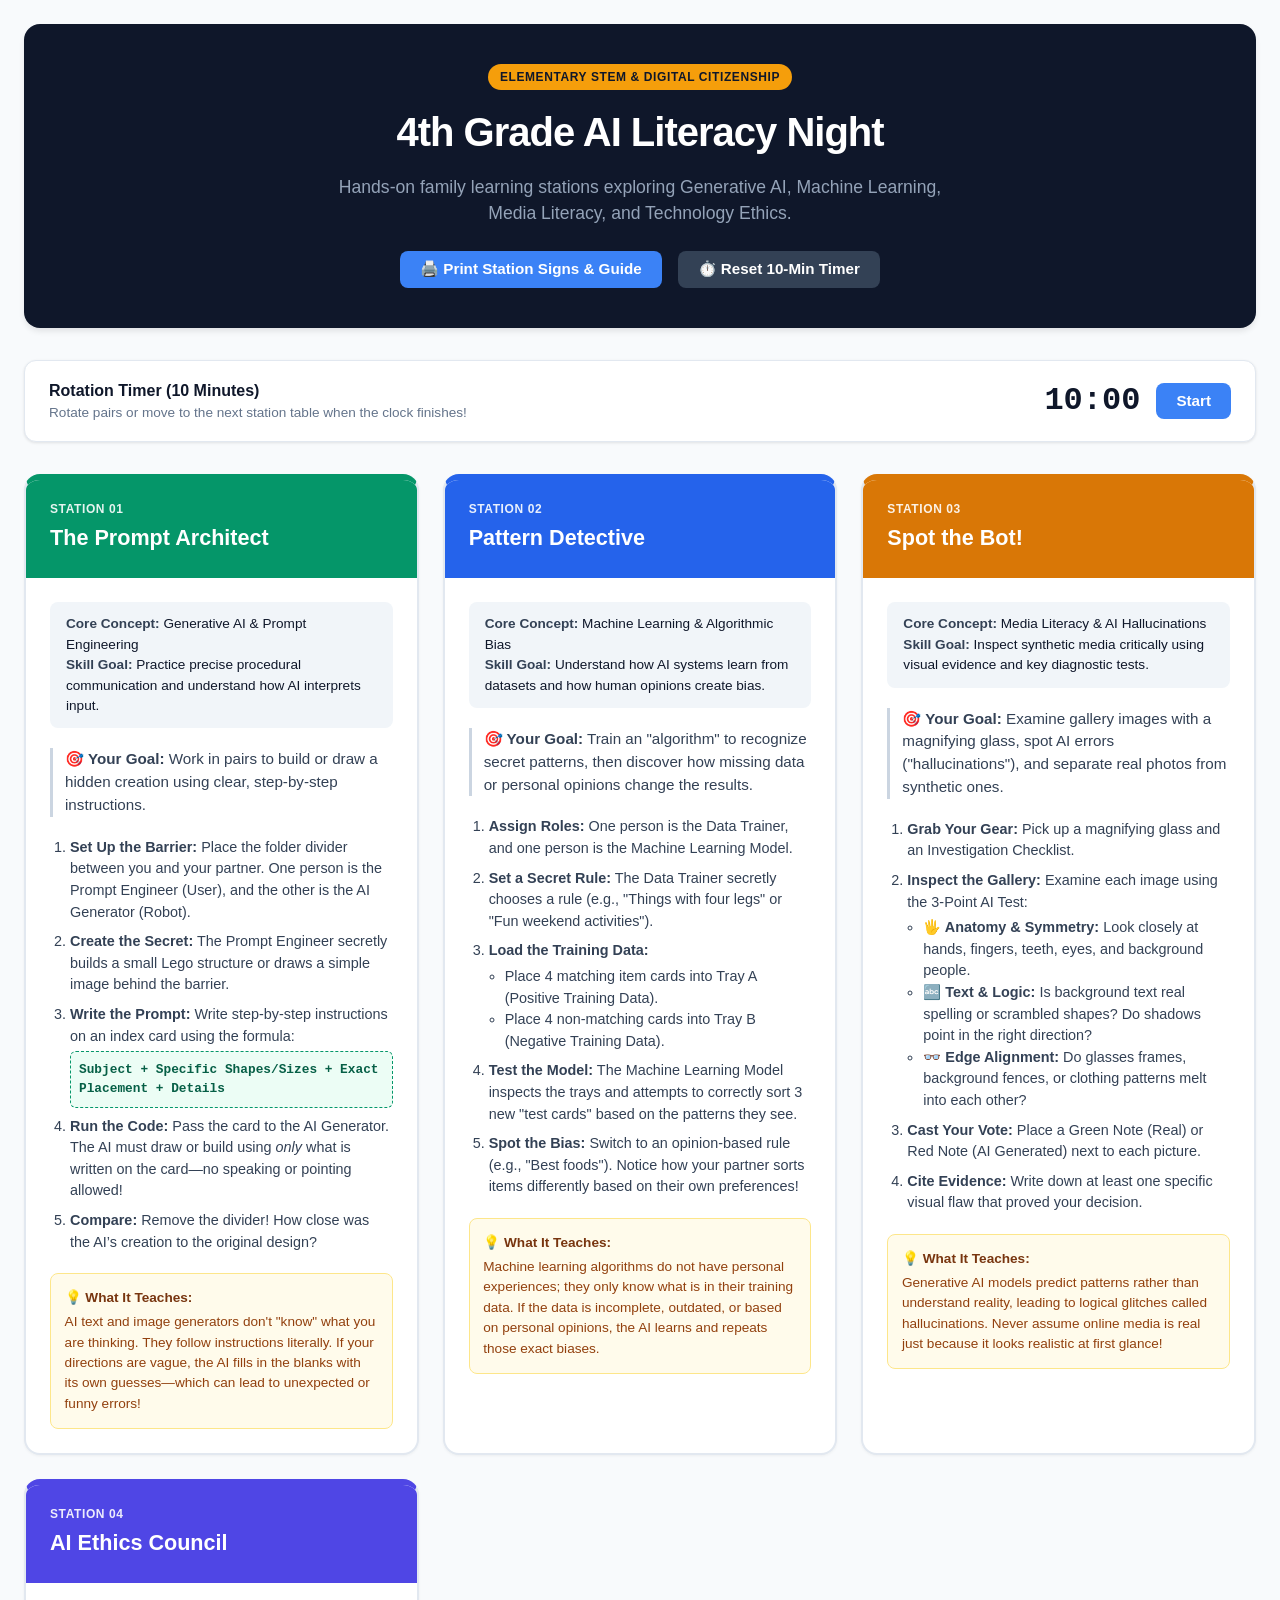
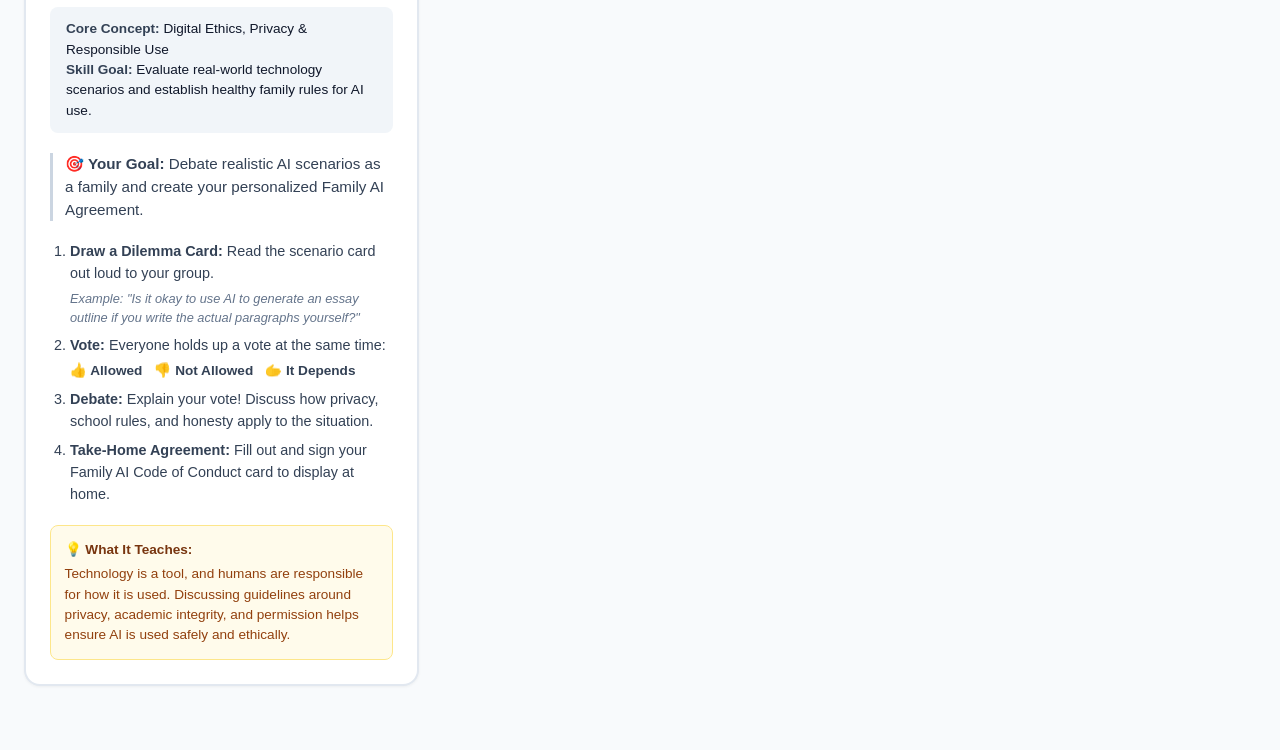
<file: public/standalone_ai_literacy_night.html>
<!DOCTYPE html>
<html lang="en">
<head>
  <meta charset="UTF-8">
  <meta name="viewport" content="width=device-width, initial-scale=1.0">
  <title>4th Grade AI Literacy Night - Event Station Kit</title>
  <style>
    :root {
      --primary: #1e293b;
      --accent: #2563eb;
      --station1: #059669;
      --station2: #2563eb;
      --station3: #d97706;
      --station4: #4f46e5;
      --bg: #f8fafc;
      --card-bg: #ffffff;
      --border: #e2e8f0;
      --text: #0f172a;
      --text-muted: #64748b;
    }

    * {
      box-sizing: border-box;
      margin: 0;
      padding: 0;
    }

    body {
      font-family: -apple-system, BlinkMacSystemFont, "Segoe UI", Roboto, Helvetica, Arial, sans-serif;
      line-height: 1.5;
      color: var(--text);
      background-color: var(--bg);
      padding: 1.5rem;
    }

    header {
      background: #0f172a;
      color: white;
      padding: 2.5rem 2rem;
      border-radius: 1rem;
      text-align: center;
      margin-bottom: 2rem;
      box-shadow: 0 4px 6px -1px rgb(0 0 0 / 0.1);
    }

    .badge {
      display: inline-block;
      background: #f59e0b;
      color: #0f172a;
      font-size: 0.75rem;
      font-weight: 700;
      text-transform: uppercase;
      letter-spacing: 0.05em;
      padding: 0.25rem 0.75rem;
      border-radius: 9999px;
      margin-bottom: 0.75rem;
    }

    header h1 {
      font-size: 2.5rem;
      font-weight: 800;
      letter-spacing: -0.025em;
      margin-bottom: 0.75rem;
    }

    header p {
      color: #94a3b8;
      max-width: 650px;
      margin: 0 auto 1.5rem;
      font-size: 1.1rem;
    }

    .toolbar {
      display: flex;
      justify-content: center;
      gap: 1rem;
      margin-top: 1rem;
    }

    button.btn {
      background: #3b82f6;
      color: white;
      border: none;
      padding: 0.6rem 1.25rem;
      border-radius: 0.5rem;
      font-weight: 600;
      cursor: pointer;
      font-size: 0.95rem;
      transition: background 0.2s;
    }

    button.btn:hover {
      background: #2563eb;
    }

    button.btn-alt {
      background: #334155;
    }

    button.btn-alt:hover {
      background: #475569;
    }

    /* Timer Widget */
    .timer-bar {
      background: white;
      border: 1px solid var(--border);
      border-radius: 0.75rem;
      padding: 1rem 1.5rem;
      display: flex;
      justify-content: space-between;
      align-items: center;
      margin-bottom: 2rem;
      box-shadow: 0 1px 3px 0 rgb(0 0 0 / 0.1);
    }

    .timer-display {
      font-family: monospace;
      font-size: 2rem;
      font-weight: 800;
      color: #0f172a;
    }

    .stations-grid {
      display: grid;
      grid-template-columns: repeat(auto-fit, minmax(320px, 1fr));
      gap: 1.5rem;
      margin-bottom: 2.5rem;
    }

    .station-card {
      background: var(--card-bg);
      border: 2px solid var(--border);
      border-radius: 1rem;
      overflow: hidden;
      display: flex;
      flex-direction: column;
      box-shadow: 0 1px 3px 0 rgb(0 0 0 / 0.05);
    }

    .station-header {
      padding: 1.25rem 1.5rem;
      color: white;
    }

    .station-1 { border-top: 6px solid var(--station1); }
    .station-1 .station-header { background: var(--station1); }

    .station-2 { border-top: 6px solid var(--station2); }
    .station-2 .station-header { background: var(--station2); }

    .station-3 { border-top: 6px solid var(--station3); }
    .station-3 .station-header { background: var(--station3); }

    .station-4 { border-top: 6px solid var(--station4); }
    .station-4 .station-header { background: var(--station4); }

    .station-num {
      font-size: 0.75rem;
      font-weight: 700;
      text-transform: uppercase;
      letter-spacing: 0.05em;
      opacity: 0.9;
    }

    .station-header h2 {
      font-size: 1.35rem;
      font-weight: 700;
      margin: 0.25rem 0;
    }

    .station-body {
      padding: 1.5rem;
      flex: 1;
      display: flex;
      flex-direction: column;
      gap: 1.25rem;
    }

    .meta-box {
      background: #f1f5f9;
      padding: 0.75rem 1rem;
      border-radius: 0.5rem;
      font-size: 0.85rem;
    }

    .meta-box strong {
      color: #334155;
    }

    .goal-box {
      border-left: 3px solid #cbd5e1;
      padding-left: 0.75rem;
      font-size: 0.95rem;
      color: #334155;
    }

    .steps-list {
      padding-left: 1.25rem;
      font-size: 0.9rem;
      color: #334155;
      display: flex;
      flex-direction: column;
      gap: 0.5rem;
    }

    .prompt-formula {
      background: #ecfdf5;
      border: 1px dashed #059669;
      color: #065f46;
      font-family: monospace;
      padding: 0.5rem;
      border-radius: 0.375rem;
      font-size: 0.8rem;
      margin-top: 0.25rem;
      font-weight: 600;
    }

    .teaches-box {
      background: #fffbeb;
      border: 1px solid #fde68a;
      border-radius: 0.5rem;
      padding: 0.85rem;
      font-size: 0.85rem;
      color: #92400e;
    }

    .teaches-box strong {
      display: block;
      margin-bottom: 0.25rem;
      color: #78350f;
    }

    /* Print Specific Styling */
    @media print {
      body {
        background: white;
        padding: 0;
      }
      .no-print {
        display: none !important;
      }
      .page-break {
        page-break-before: always;
      }
      .station-card {
        border: 2px solid #000;
        box-shadow: none;
        margin-bottom: 2rem;
        page-break-inside: avoid;
      }
      .station-header {
        color: #000 !important;
        background: #f1f5f9 !important;
        border-bottom: 2px solid #000;
      }
    }
  </style>
</head>
<body>

  <!-- Top Hero Header -->
  <header>
    <span class="badge">Elementary STEM & Digital Citizenship</span>
    <h1>4th Grade AI Literacy Night</h1>
    <p>Hands-on family learning stations exploring Generative AI, Machine Learning, Media Literacy, and Technology Ethics.</p>
    <div class="toolbar no-print">
      <button class="btn" onclick="window.print()">🖨️ Print Station Signs & Guide</button>
      <button class="btn btn-alt" onclick="resetTimer()">⏱️ Reset 10-Min Timer</button>
    </div>
  </header>

  <!-- Interactive Rotation Timer Bar -->
  <div class="timer-bar no-print">
    <div>
      <strong>Rotation Timer (10 Minutes)</strong>
      <div style="font-size: 0.85rem; color: var(--text-muted);">Rotate pairs or move to the next station table when the clock finishes!</div>
    </div>
    <div style="display: flex; align-items: center; gap: 1rem;">
      <div id="timerDisplay" class="timer-display">10:00</div>
      <button id="toggleTimerBtn" class="btn" onclick="toggleTimer()">Start</button>
    </div>
  </div>

  <!-- The 4 Stations -->
  <div class="stations-grid">

    <!-- STATION 1 -->
    <div class="station-card station-1">
      <div class="station-header">
        <div class="station-num">Station 01</div>
        <h2>The Prompt Architect</h2>
      </div>
      <div class="station-body">
        <div class="meta-box">
          <div><strong>Core Concept:</strong> Generative AI & Prompt Engineering</div>
          <div><strong>Skill Goal:</strong> Practice precise procedural communication and understand how AI interprets input.</div>
        </div>

        <div class="goal-box">
          <strong>🎯 Your Goal:</strong> Work in pairs to build or draw a hidden creation using clear, step-by-step instructions.
        </div>

        <ol class="steps-list">
          <li><strong>Set Up the Barrier:</strong> Place the folder divider between you and your partner. One person is the Prompt Engineer (User), and the other is the AI Generator (Robot).</li>
          <li><strong>Create the Secret:</strong> The Prompt Engineer secretly builds a small Lego structure or draws a simple image behind the barrier.</li>
          <li><strong>Write the Prompt:</strong> Write step-by-step instructions on an index card using the formula:
            <div class="prompt-formula">Subject + Specific Shapes/Sizes + Exact Placement + Details</div>
          </li>
          <li><strong>Run the Code:</strong> Pass the card to the AI Generator. The AI must draw or build using <em>only</em> what is written on the card—no speaking or pointing allowed!</li>
          <li><strong>Compare:</strong> Remove the divider! How close was the AI’s creation to the original design?</li>
        </ol>

        <div class="teaches-box">
          <strong>💡 What It Teaches:</strong>
          AI text and image generators don't "know" what you are thinking. They follow instructions literally. If your directions are vague, the AI fills in the blanks with its own guesses—which can lead to unexpected or funny errors!
        </div>
      </div>
    </div>

    <!-- STATION 2 -->
    <div class="station-card station-2">
      <div class="station-header">
        <div class="station-num">Station 02</div>
        <h2>Pattern Detective</h2>
      </div>
      <div class="station-body">
        <div class="meta-box">
          <div><strong>Core Concept:</strong> Machine Learning & Algorithmic Bias</div>
          <div><strong>Skill Goal:</strong> Understand how AI systems learn from datasets and how human opinions create bias.</div>
        </div>

        <div class="goal-box">
          <strong>🎯 Your Goal:</strong> Train an "algorithm" to recognize secret patterns, then discover how missing data or personal opinions change the results.
        </div>

        <ol class="steps-list">
          <li><strong>Assign Roles:</strong> One person is the Data Trainer, and one person is the Machine Learning Model.</li>
          <li><strong>Set a Secret Rule:</strong> The Data Trainer secretly chooses a rule (e.g., "Things with four legs" or "Fun weekend activities").</li>
          <li><strong>Load the Training Data:</strong>
            <ul style="margin-top: 0.25rem; padding-left: 1rem;">
              <li>Place 4 matching item cards into Tray A (Positive Training Data).</li>
              <li>Place 4 non-matching cards into Tray B (Negative Training Data).</li>
            </ul>
          </li>
          <li><strong>Test the Model:</strong> The Machine Learning Model inspects the trays and attempts to correctly sort 3 new "test cards" based on the patterns they see.</li>
          <li><strong>Spot the Bias:</strong> Switch to an opinion-based rule (e.g., "Best foods"). Notice how your partner sorts items differently based on their own preferences!</li>
        </ol>

        <div class="teaches-box">
          <strong>💡 What It Teaches:</strong>
          Machine learning algorithms do not have personal experiences; they only know what is in their training data. If the data is incomplete, outdated, or based on personal opinions, the AI learns and repeats those exact biases.
        </div>
      </div>
    </div>

    <!-- STATION 3 -->
    <div class="station-card station-3">
      <div class="station-header">
        <div class="station-num">Station 03</div>
        <h2>Spot the Bot!</h2>
      </div>
      <div class="station-body">
        <div class="meta-box">
          <div><strong>Core Concept:</strong> Media Literacy & AI Hallucinations</div>
          <div><strong>Skill Goal:</strong> Inspect synthetic media critically using visual evidence and key diagnostic tests.</div>
        </div>

        <div class="goal-box">
          <strong>🎯 Your Goal:</strong> Examine gallery images with a magnifying glass, spot AI errors ("hallucinations"), and separate real photos from synthetic ones.
        </div>

        <ol class="steps-list">
          <li><strong>Grab Your Gear:</strong> Pick up a magnifying glass and an Investigation Checklist.</li>
          <li><strong>Inspect the Gallery:</strong> Examine each image using the 3-Point AI Test:
            <ul style="margin-top: 0.25rem; padding-left: 1rem;">
              <li><strong>🖐️ Anatomy & Symmetry:</strong> Look closely at hands, fingers, teeth, eyes, and background people.</li>
              <li><strong>🔤 Text & Logic:</strong> Is background text real spelling or scrambled shapes? Do shadows point in the right direction?</li>
              <li><strong>👓 Edge Alignment:</strong> Do glasses frames, background fences, or clothing patterns melt into each other?</li>
            </ul>
          </li>
          <li><strong>Cast Your Vote:</strong> Place a Green Note (Real) or Red Note (AI Generated) next to each picture.</li>
          <li><strong>Cite Evidence:</strong> Write down at least one specific visual flaw that proved your decision.</li>
        </ol>

        <div class="teaches-box">
          <strong>💡 What It Teaches:</strong>
          Generative AI models predict patterns rather than understand reality, leading to logical glitches called hallucinations. Never assume online media is real just because it looks realistic at first glance!
        </div>
      </div>
    </div>

    <!-- STATION 4 -->
    <div class="station-card station-4">
      <div class="station-header">
        <div class="station-num">Station 04</div>
        <h2>AI Ethics Council</h2>
      </div>
      <div class="station-body">
        <div class="meta-box">
          <div><strong>Core Concept:</strong> Digital Ethics, Privacy & Responsible Use</div>
          <div><strong>Skill Goal:</strong> Evaluate real-world technology scenarios and establish healthy family rules for AI use.</div>
        </div>

        <div class="goal-box">
          <strong>🎯 Your Goal:</strong> Debate realistic AI scenarios as a family and create your personalized Family AI Agreement.
        </div>

        <ol class="steps-list">
          <li><strong>Draw a Dilemma Card:</strong> Read the scenario card out loud to your group.
            <div style="font-size: 0.8rem; color: var(--text-muted); font-style: italic; margin-top: 0.25rem;">
              Example: "Is it okay to use AI to generate an essay outline if you write the actual paragraphs yourself?"
            </div>
          </li>
          <li><strong>Vote:</strong> Everyone holds up a vote at the same time:
            <div style="display: flex; gap: 0.75rem; font-weight: 600; font-size: 0.85rem; margin-top: 0.25rem;">
              <span>👍 Allowed</span>
              <span>👎 Not Allowed</span>
              <span>🫱 It Depends</span>
            </div>
          </li>
          <li><strong>Debate:</strong> Explain your vote! Discuss how privacy, school rules, and honesty apply to the situation.</li>
          <li><strong>Take-Home Agreement:</strong> Fill out and sign your Family AI Code of Conduct card to display at home.</li>
        </ol>

        <div class="teaches-box">
          <strong>💡 What It Teaches:</strong>
          Technology is a tool, and humans are responsible for how it is used. Discussing guidelines around privacy, academic integrity, and permission helps ensure AI is used safely and ethically.
        </div>
      </div>
    </div>

  </div>

  <script>
    let timeLeft = 600; // 10 minutes in seconds
    let timerInterval = null;

    function updateTimerDisplay() {
      const mins = Math.floor(timeLeft / 60);
      const secs = timeLeft % 60;
      document.getElementById('timerDisplay').textContent = 
        `${mins}:${secs < 10 ? '0' : ''}${secs}`;
    }

    function toggleTimer() {
      const btn = document.getElementById('toggleTimerBtn');
      if (timerInterval) {
        clearInterval(timerInterval);
        timerInterval = null;
        btn.textContent = 'Start';
      } else {
        btn.textContent = 'Pause';
        timerInterval = setInterval(() => {
          if (timeLeft > 0) {
            timeLeft--;
            updateTimerDisplay();
          } else {
            clearInterval(timerInterval);
            timerInterval = null;
            btn.textContent = 'Start';
            alert('Time is up! Rotate to the next station!');
          }
        }, 1000);
      }
    }

    function resetTimer() {
      if (timerInterval) {
        clearInterval(timerInterval);
        timerInterval = null;
        document.getElementById('toggleTimerBtn').textContent = 'Start';
      }
      timeLeft = 600;
      updateTimerDisplay();
    }
  </script>
</body>
</html>
</file>
